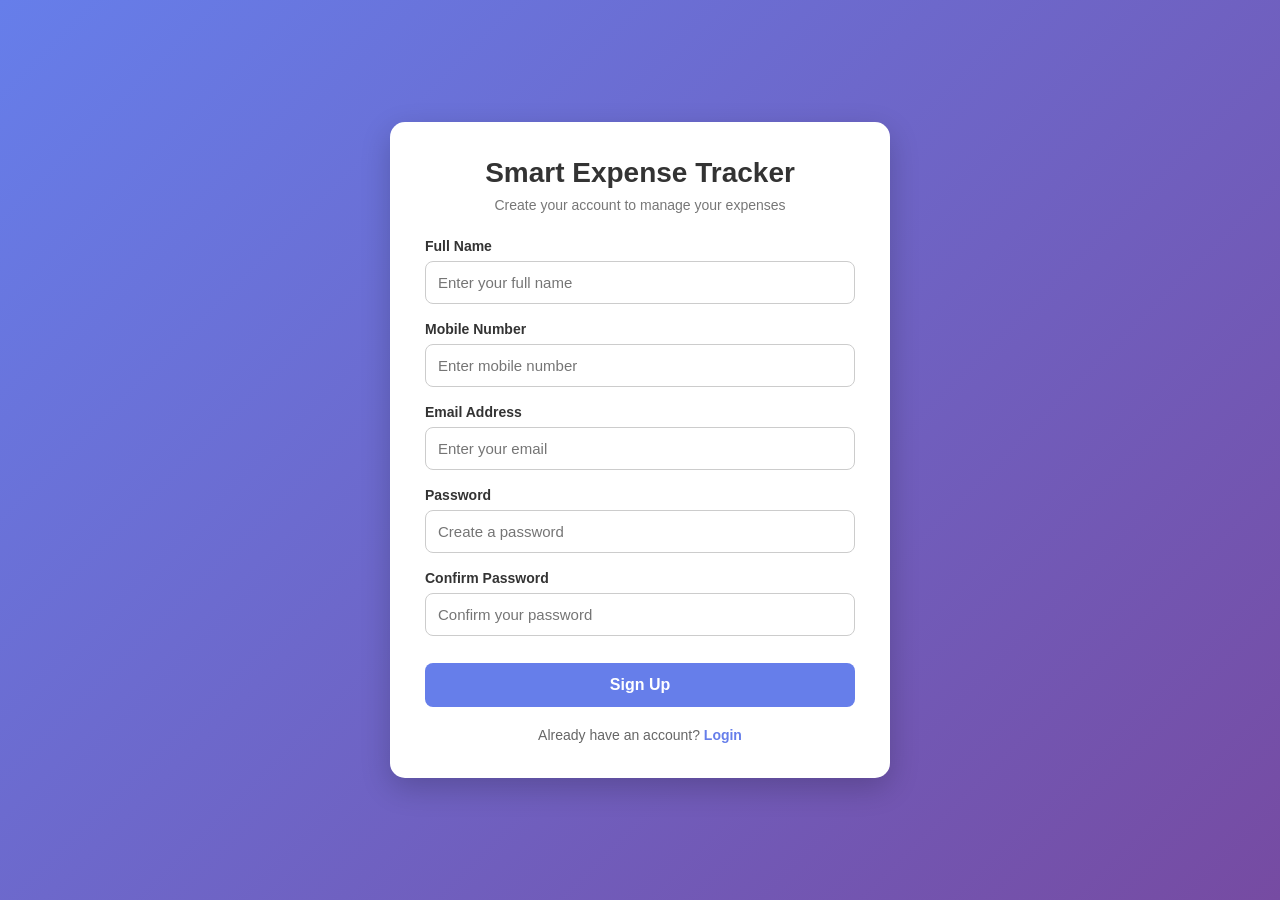
<file: signup.html>
<!DOCTYPE html>
<html lang="en">
<head>
    <meta charset="UTF-8">
    <meta name="viewport" content="width=device-width, initial-scale=1.0">

    <title>Smart Expense Tracker - Sign Up</title>

    <style>
        * {
            box-sizing: border-box;
            margin: 0;
            padding: 0;
            font-family: Arial, sans-serif;
        }

        body {
            min-height: 100vh;
            display: flex;
            justify-content: center;
            align-items: center;
            background: linear-gradient(135deg, #667eea, #764ba2);
            padding: 20px;
        }

        .container {
            width: 100%;
            max-width: 500px;
            background: white;
            padding: 35px;
            border-radius: 15px;
            box-shadow: 0 10px 30px rgba(0, 0, 0, 0.2);
        }

        .title {
            text-align: center;
            margin-bottom: 25px;
        }

        .title h1 {
            color: #333;
            font-size: 28px;
            margin-bottom: 8px;
        }

        .title p {
            color: #777;
            font-size: 14px;
        }

        .form-group {
            margin-bottom: 17px;
        }

        label {
            display: block;
            margin-bottom: 7px;
            color: #333;
            font-weight: bold;
            font-size: 14px;
        }

        input {
            width: 100%;
            padding: 12px;
            border: 1px solid #ccc;
            border-radius: 8px;
            outline: none;
            font-size: 15px;
        }

        input:focus {
            border-color: #667eea;
            box-shadow: 0 0 5px rgba(102, 126, 234, 0.3);
        }

        .signup-btn {
            width: 100%;
            padding: 13px;
            margin-top: 10px;
            border: none;
            border-radius: 8px;
            background: #667eea;
            color: white;
            font-size: 16px;
            font-weight: bold;
            cursor: pointer;
        }

        .signup-btn:hover {
            background: #5568d8;
        }

        .login {
            text-align: center;
            margin-top: 20px;
            color: #666;
            font-size: 14px;
        }

        .login a {
            color: #667eea;
            text-decoration: none;
            font-weight: bold;
        }

        .login a:hover {
            text-decoration: underline;
        }
    </style>
</head>

<body>

    <div class="container">

        <div class="title">
            <h1>Smart Expense Tracker</h1>
            <p>Create your account to manage your expenses</p>
        </div>

        <form>

            <div class="form-group">
                <label for="name">Full Name</label>
                <input type="text"
                       id="name"
                       name="name"
                       placeholder="Enter your full name"
                       required>
            </div>

            <div class="form-group">
                <label for="mobile">Mobile Number</label>
                <input type="tel"
                       id="mobile"
                       name="mobile"
                       placeholder="Enter mobile number"
                       required>
            </div>

            <div class="form-group">
                <label for="email">Email Address</label>
                <input type="email"
                       id="email"
                       name="email"
                       placeholder="Enter your email"
                       required>
            </div>

          

            <div class="form-group">
                <label for="password">Password</label>
                <input type="password"
                       id="password"
                       name="password"
                       placeholder="Create a password"
                       required>
            </div>

            <div class="form-group">
                <label for="confirmPassword">Confirm Password</label>
                <input type="password"
                       id="confirmPassword"
                       name="confirmPassword"
                       placeholder="Confirm your password"
                       required>
            </div>

            <button type="submit" class="signup-btn">
                Sign Up
            </button>

        </form>

        <div class="login">
            Already have an account?
            <a href="login.html">Login</a>
        </div>

    </div>

</body>
</html>
</file>
